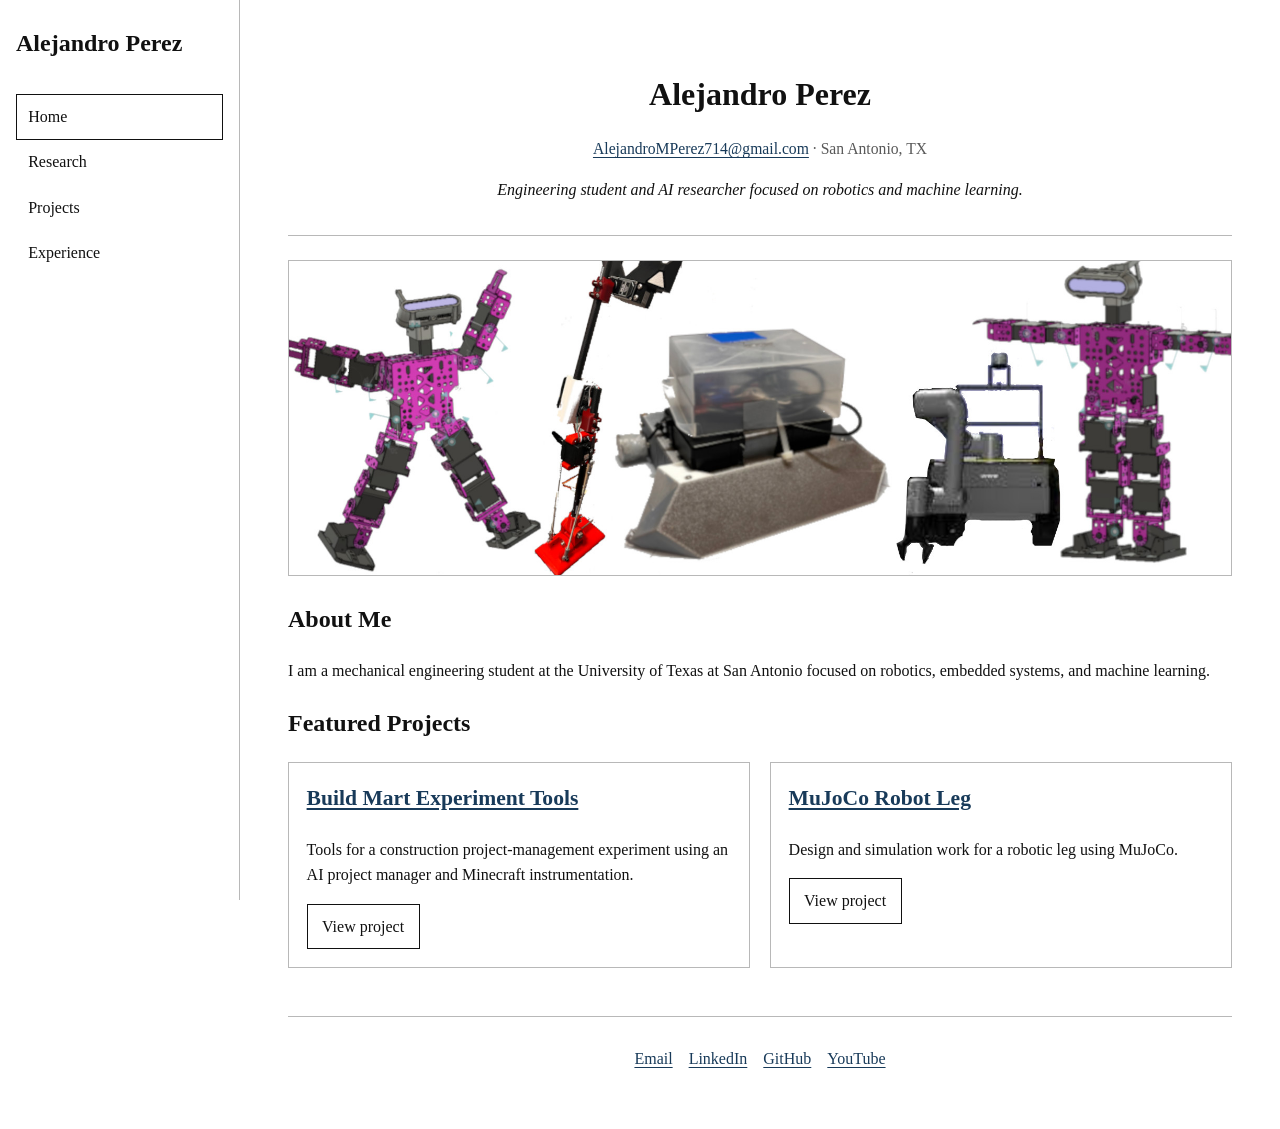
<file: tests/fixtures/theme-home.html>
<!doctype html>
<html lang="en-US">
<head>
  <meta charset="utf-8">
  <meta name="viewport" content="width=device-width, initial-scale=1">
  <title>AMP Portfolio theme fixture</title>
  <link rel="stylesheet" href="../../wp-content/themes/amp-portfolio/style.css">
  <style>
    body { margin: 0; font-family: Georgia, "Times New Roman", serif; line-height: 1.6; }
    .wp-block-navigation__container { list-style: none; padding: 0; }
    .wp-block-post-title { font-size: 1.35rem; }
  </style>
</head>
<body>
<div class="wp-site-blocks">
  <header class="amp-site-header">
    <div class="wp-block-group">
      <h2 class="wp-block-site-title">Alejandro Perez</h2>
      <nav class="wp-block-navigation" aria-label="Primary navigation">
        <ul class="wp-block-navigation__container">
          <li class="wp-block-navigation-item current-menu-item"><a class="wp-block-navigation-item__content" href="#">Home</a></li>
          <li class="wp-block-navigation-item"><a class="wp-block-navigation-item__content" href="#research">Research</a></li>
          <li class="wp-block-navigation-item"><a class="wp-block-navigation-item__content" href="#projects">Projects</a></li>
          <li class="wp-block-navigation-item"><a class="wp-block-navigation-item__content" href="#experience">Experience</a></li>
        </ul>
      </nav>
    </div>
  </header>
  <main id="main-content" class="amp-main">
    <div class="amp-paper-header">
      <h1>Alejandro Perez</h1>
      <p class="amp-contact-line"><a href="mailto:AlejandroMPerez714@gmail.com">AlejandroMPerez714@gmail.com</a> · San Antonio, TX</p>
      <p><em>Engineering student and AI researcher focused on robotics and machine learning.</em></p>
    </div>
    <figure class="wp-block-image size-full amp-hero-image">
      <img src="../../wp-content/themes/amp-portfolio/assets/images/photo-banner.jpg" alt="Engineering prototypes including humanoid robots, a rover, and laboratory hardware">
    </figure>
    <h2>About Me</h2>
    <p>I am a mechanical engineering student at the University of Texas at San Antonio focused on robotics, embedded systems, and machine learning.</p>
    <h2 id="projects">Featured Projects</h2>
    <div class="amp-entry-grid">
      <article class="amp-card"><h3 class="wp-block-post-title"><a href="#">Build Mart Experiment Tools</a></h3><p>Tools for a construction project-management experiment using an AI project manager and Minecraft instrumentation.</p><a class="amp-button" href="#">View project</a></article>
      <article class="amp-card"><h3 class="wp-block-post-title"><a href="#">MuJoCo Robot Leg</a></h3><p>Design and simulation work for a robotic leg using MuJoCo.</p><a class="amp-button" href="#">View project</a></article>
    </div>
    <footer class="amp-site-footer"><nav class="amp-social-links" aria-label="Contact and social links"><a href="#">Email</a><a href="#">LinkedIn</a><a href="#">GitHub</a><a href="#">YouTube</a></nav></footer>
  </main>
</div>
</body>
</html>
</file>
<file: wp-content/themes/amp-portfolio/style.css>
/*
Theme Name: AMP Engineering Portfolio
Theme URI: https://amp-engr.com/
Author: Alejandro Perez
Description: A lightweight block theme for an engineering and research portfolio.
Version: 1.0.0
Requires at least: 6.6
Requires PHP: 8.1
Text Domain: amp-portfolio
License: GPL-2.0-or-later
*/

:root {
  --amp-paper: #fff;
  --amp-ink: #111;
  --amp-muted: #595959;
  --amp-line: #b8b8b8;
  --amp-soft: #f4f4f2;
  --amp-accent: #183a59;
  --amp-sidebar: 15rem;
}

* { box-sizing: border-box; }

html { scroll-behavior: smooth; }

body {
  overflow-x: hidden;
  background: var(--amp-paper);
  color: var(--amp-ink);
}

a {
  color: var(--amp-accent);
  text-underline-offset: 0.16em;
}

a:hover { text-decoration-thickness: 0.12em; }

:where(a, button, input, textarea, select, summary):focus-visible {
  outline: 3px solid #1b6ca8;
  outline-offset: 3px;
}

.wp-site-blocks {
  min-height: 100vh;
  display: grid;
  grid-template-columns: var(--amp-sidebar) minmax(0, 1fr);
}

.amp-site-header {
  position: sticky;
  top: 0;
  z-index: 20;
  height: 100vh;
  padding: 1.5rem 1rem;
  border-right: 1px solid var(--amp-line);
  background: var(--amp-paper);
}

.amp-site-header .wp-block-site-title { margin: 0; }

.amp-site-header .wp-block-navigation {
  width: 100%;
  margin-top: 2rem;
}

.amp-site-header .wp-block-navigation__container {
  width: 100%;
  gap: 0.35rem;
}

.amp-site-header .wp-block-navigation-item { width: 100%; }

.amp-site-header .wp-block-navigation-item__content {
  width: 100%;
  min-height: 2.75rem;
  display: flex;
  align-items: center;
  padding: 0.55rem 0.7rem;
  border: 1px solid transparent;
  color: var(--amp-ink);
  text-decoration: none;
}

.amp-site-header .current-menu-item > .wp-block-navigation-item__content,
.amp-site-header .wp-block-navigation-item__content:hover {
  border-color: var(--amp-ink);
}

.amp-main {
  min-width: 0;
  width: 100%;
  padding: clamp(1.25rem, 4vw, 3rem);
}

.amp-paper-header {
  padding-bottom: 1rem;
  border-bottom: 1px solid var(--amp-line);
  text-align: center;
}

.amp-paper-header .wp-block-post-title,
.amp-paper-header h1 {
  overflow-wrap: anywhere;
  margin-bottom: 0.4rem;
}

.amp-contact-line {
  color: var(--amp-muted);
  font-size: 0.98rem;
}

.amp-hero-image {
  width: 100%;
  margin: 1.5rem 0;
}

.amp-hero-image img {
  display: block;
  width: 100%;
  max-width: 100%;
  height: auto;
  border: 1px solid var(--amp-line);
}

.amp-entry-grid {
  display: grid;
  grid-template-columns: repeat(2, minmax(0, 1fr));
  gap: 1.25rem;
}

.amp-card {
  height: 100%;
  padding: 1.1rem;
  border: 1px solid var(--amp-line);
  background: var(--amp-paper);
}

.amp-card .wp-block-post-title { margin-top: 0; }

.amp-card .wp-block-post-featured-image img {
  aspect-ratio: 16 / 9;
  object-fit: cover;
}

.amp-meta {
  margin: 1.25rem 0;
  padding: 1rem;
  border: 1px solid var(--amp-line);
  background: var(--amp-soft);
}

.amp-meta dl {
  display: grid;
  grid-template-columns: max-content minmax(0, 1fr);
  gap: 0.45rem 1rem;
  margin: 0;
}

.amp-meta dt { font-weight: 700; }
.amp-meta dd { min-width: 0; margin: 0; overflow-wrap: anywhere; }

.amp-button-row {
  display: flex;
  flex-wrap: wrap;
  gap: 0.65rem;
}

.amp-button,
.wp-element-button {
  min-height: 2.75rem;
  display: inline-flex;
  align-items: center;
  justify-content: center;
  padding: 0.55rem 0.9rem;
  border: 1px solid var(--amp-ink);
  border-radius: 0;
  background: var(--amp-paper);
  color: var(--amp-ink);
  text-decoration: none;
}

.amp-button:hover,
.wp-element-button:hover { background: var(--amp-soft); }

.amp-site-footer {
  margin-top: 3rem;
  padding-top: 1.25rem;
  border-top: 1px solid var(--amp-line);
  text-align: center;
}

.amp-social-links {
  display: flex;
  flex-wrap: wrap;
  justify-content: center;
  gap: 0.65rem 1rem;
}

.amp-social-links a {
  min-height: 2.75rem;
  display: inline-flex;
  align-items: center;
}

.amp-skip-link {
  position: fixed;
  z-index: 9999;
  top: 0.5rem;
  left: 0.5rem;
  padding: 0.65rem 0.9rem;
  transform: translateY(-200%);
  background: var(--amp-ink);
  color: #fff;
}

.amp-skip-link:focus { transform: translateY(0); }

@media (max-width: 782px) {
  .wp-site-blocks { display: block; }

  .amp-site-header {
    position: sticky;
    height: auto;
    padding: 0.75rem 1rem;
    border-right: 0;
    border-bottom: 1px solid var(--amp-line);
  }

  .amp-site-header > .wp-block-group {
    display: flex;
    align-items: center;
    justify-content: space-between;
    gap: 1rem;
  }

  .amp-site-header .wp-block-navigation { width: auto; margin-top: 0; }

  .amp-site-header .wp-block-navigation__responsive-container.is-menu-open {
    padding: 1.25rem;
    background: var(--amp-paper);
  }

  .amp-main { padding: 1.25rem; }
  .amp-entry-grid { grid-template-columns: 1fr; }
}

@media (max-width: 420px) {
  .amp-main { padding-inline: 1rem; }
  .amp-paper-header { text-align: left; }
  .amp-meta dl { grid-template-columns: 1fr; gap: 0.1rem; }
  .amp-meta dd { margin-bottom: 0.6rem; }
  .amp-button-row > * { width: 100%; }
}

@media (prefers-reduced-motion: reduce) {
  html { scroll-behavior: auto; }
  *, *::before, *::after {
    scroll-behavior: auto !important;
    transition-duration: 0.01ms !important;
    animation-duration: 0.01ms !important;
    animation-iteration-count: 1 !important;
  }
}
</file>
